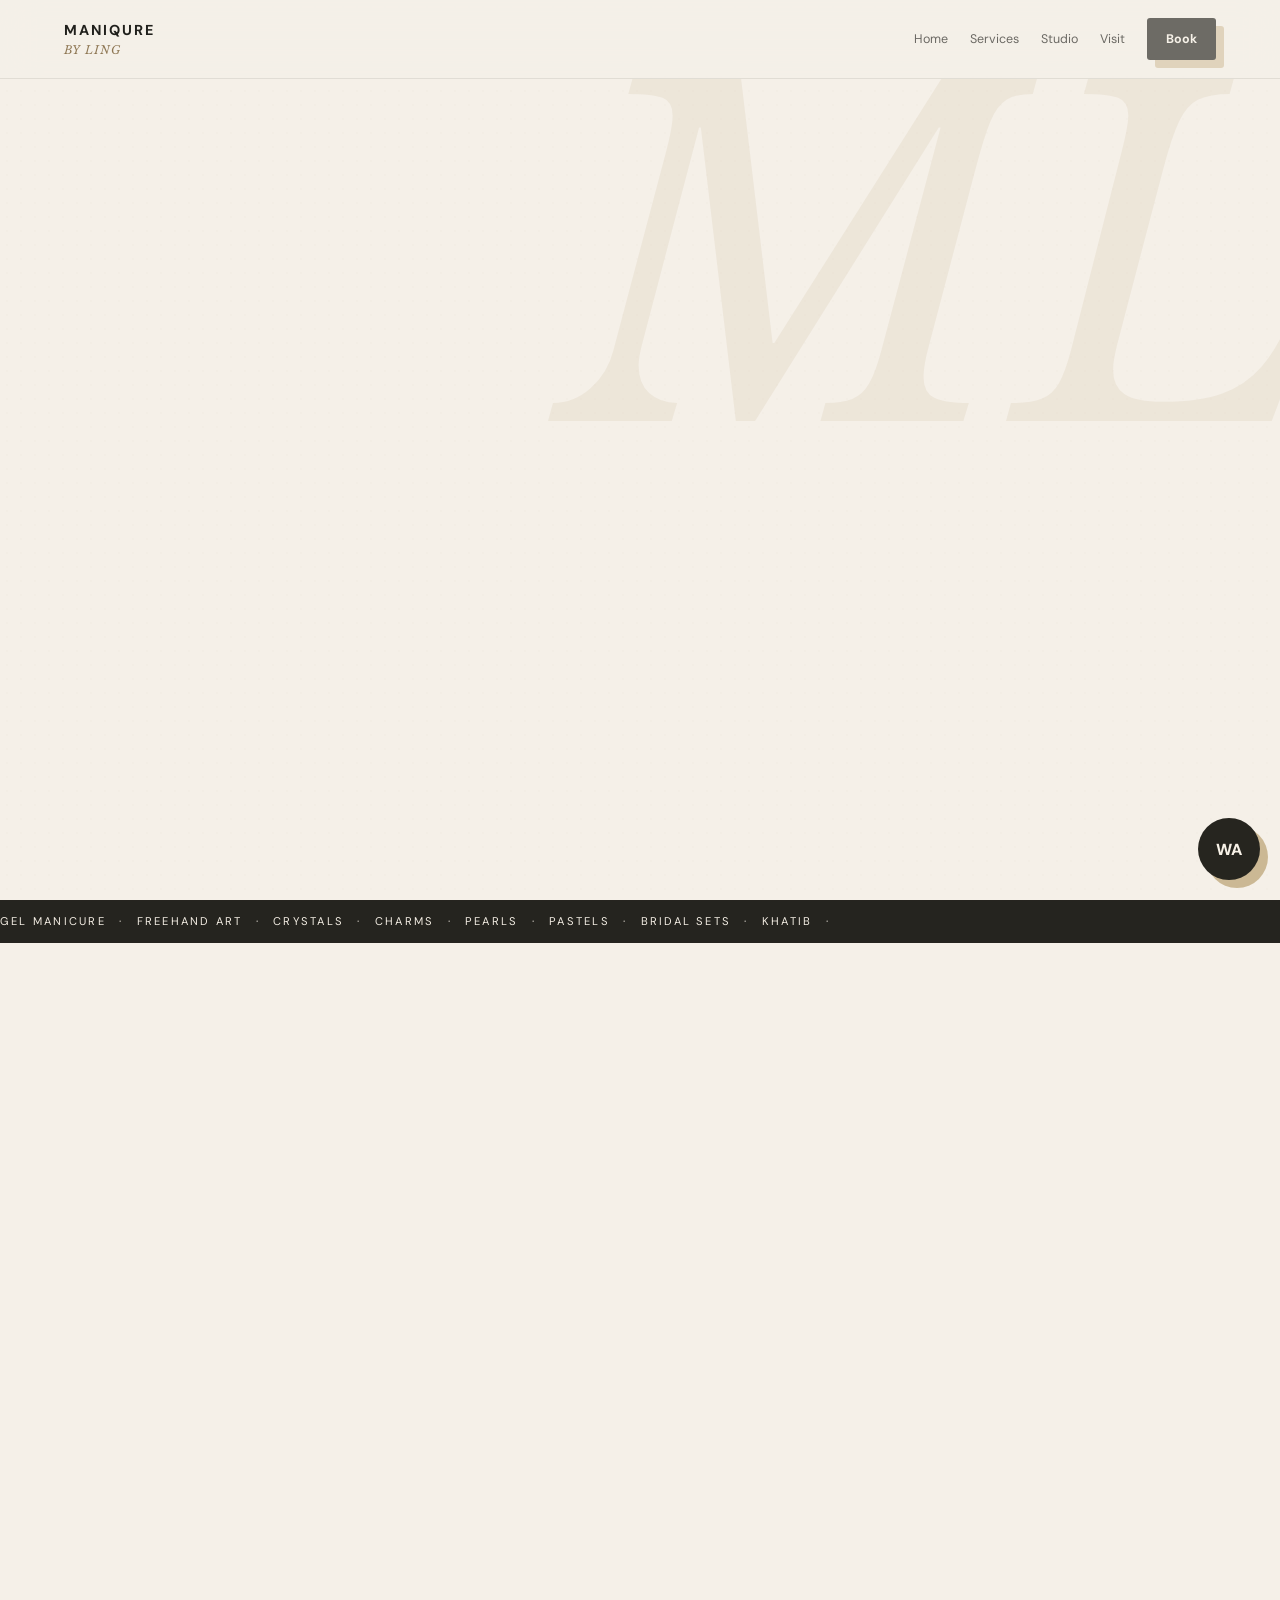
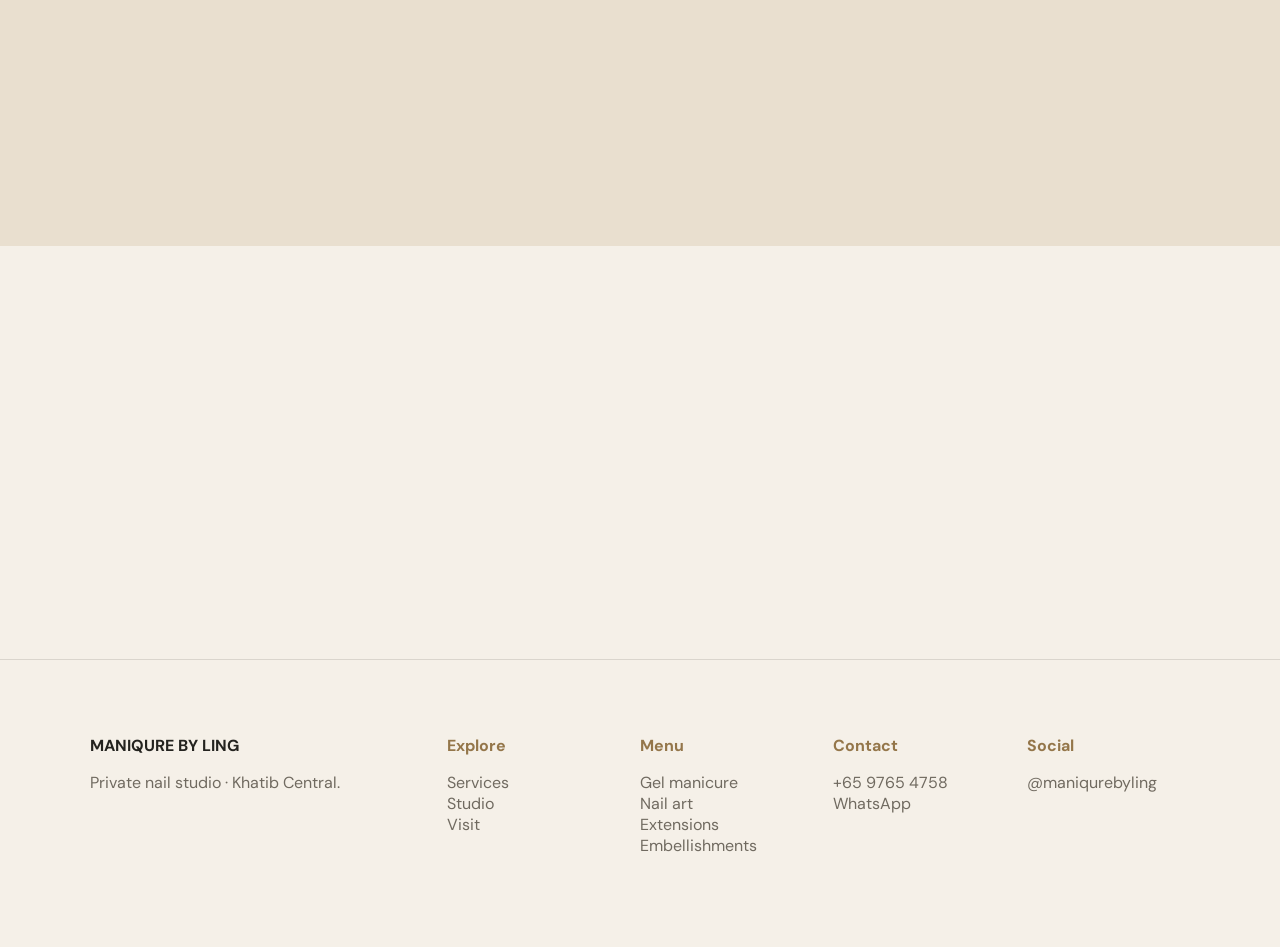
<file: index.html>
<!doctype html><html lang="en"><head><meta charset="utf-8"><meta name="viewport" content="width=device-width,initial-scale=1"><meta name="description" content="Maniqure By Ling — private nail studio in Khatib Central, Singapore, specialising in gel manicures, nail art and embellishments."><title>Maniqure By Ling | Private Nail Atelier</title><link rel="stylesheet" href="style.css"></head><body><div id="loader"><div class="loader-mark"><strong>MANIQURE BY LING</strong><span>PRIVATE NAIL ATELIER · KHATIB</span></div></div><header><a class="logo" href="index.html">MANIQURE <span>BY LING</span></a><nav><a href="index.html">Home</a><a href="services.html">Services</a><a href="experience.html">Studio</a><a href="contact.html">Visit</a><a class="cta" href="https://wa.me/6597654758?text=Hi%20Maniqure%20By%20Ling%2C%20I%27d%20like%20to%20book.">Book</a></nav></header><main><section class="hero"><div class="reveal"><p class="eyebrow">YISHUN · KHATIB CENTRAL · SINGAPORE</p><h1>Made for<br><em>your hands.</em></h1><p class="lead">A private nail room where gel colour becomes the canvas for pastel polish, freehand art, bridal details and tiny crystals, charms, stones, studs and pearls.</p><div class="actions"><a class="btn" href="https://wa.me/6597654758?text=Hi%20Maniqure%20By%20Ling%2C%20I%27d%20like%20to%20book.">WhatsApp to book ↗</a><a href="services.html">Explore the menu ↓</a></div></div><div class="hero-art tilt reveal"><div class="seal"><strong>ML</strong>NAIL<br>ATELIER</div></div></section><div class="ticker"><div>GEL MANICURE　·　FREEHAND ART　·　CRYSTALS　·　CHARMS　·　PEARLS　·　PASTELS　·　BRIDAL SETS　·　KHATIB　·　</div></div><section class="section"><div class="section-head reveal"><p class="eyebrow">THE SIGNATURES</p><h2>Colour, texture<br><em>and character.</em></h2><p class="lead">A private Khatib nail studio with a wide range of nail art and embellishment choices.</p></div><div class="grid"><article class="card reveal tilt"><span class="num">01 / GEL</span><h3>Classic gel</h3><p>Shape, cuticle care, buffing and a polished gel colour finish. Historical public menus have listed classic gel from S$35–45; confirm the current price.</p><span class="tag">Polished</span><span class="tag">Everyday</span></article><article class="card reveal tilt"><span class="num">02 / ART</span><h3>Freehand stories</h3><p>Playful characters, bridal details, cute motifs and reference-led designs give each set its own personality.</p><span class="tag">Custom</span><span class="tag">Bridal</span></article><article class="card reveal tilt"><span class="num">03 / BLING</span><h3>Little jewels</h3><p>Crystals, stones, studs and pearls can be layered into your design for texture and dimension.</p><span class="tag">Crystals</span><span class="tag">Pearls</span></article></div></section><section class="section dark"><div class="two"><div class="statement reveal">A private room.<br><em>A personal ritual.</em></div><div class="copy reveal"><p>Maniqure By Ling is a Singapore sole-proprietorship registered for manicure and pedicure services at 844 Yishun Street 81, #05-182, Khatib Central.</p><p>The studio is appointment-led. Send your date, service and reference first so the design and practical access details can be confirmed.</p><a class="btn" href="experience.html">See the studio experience ↗</a></div></div></section><section class="section alt"><div class="section-head reveal"><p class="eyebrow">CHOOSE YOUR MOOD</p><h2>Quiet.<br>Playful.<br><em>Extra.</em></h2></div><div class="grid"><article class="card reveal"><span class="num">QUIET</span><h3>Soft editorial</h3><p>Milky bases, restrained accents, French lines and subtle shine.</p></article><article class="card reveal"><span class="num">PLAYFUL</span><h3>Cute & character</h3><p>Pastels, tiny illustrations and reference-led artwork.</p></article><article class="card reveal"><span class="num">EXTRA</span><h3>Jewelled detail</h3><p>Crystals, charms, pearls and studs for a dimensional statement.</p></article></div></section><section class="section"><div class="two"><div class="reveal"><p class="eyebrow">YOUR BRIEF</p><h2>Send the<br><em>reference.</em></h2></div><div class="copy reveal"><p>For the smoothest booking, include your preferred date/time, service, nail shape or length and a screenshot or mood board if you have one.</p><a class="btn" href="https://wa.me/6597654758?text=Hi%20Maniqure%20By%20Ling%2C%20I%27d%20like%20to%20book.%0AService%3A%20%0APreferred%20date%2Ftime%3A%20%0AReference%3A%20">Start your booking ↗</a></div></div></section></main><footer><div><strong>MANIQURE BY LING</strong><p>Private nail studio · Khatib Central.</p></div><div><h4>Explore</h4><p><a href="services.html">Services</a><br><a href="experience.html">Studio</a><br><a href="contact.html">Visit</a></p></div><div><h4>Menu</h4><p>Gel manicure<br>Nail art<br>Extensions<br>Embellishments</p></div><div><h4>Contact</h4><p><a href="tel:+6597654758">+65 9765 4758</a><br><a href="https://wa.me/6597654758">WhatsApp</a></p></div><div><h4>Social</h4><p><a href="https://instagram.com/maniqurebyling">@maniqurebyling</a></p></div></footer><a class="float" href="https://wa.me/6597654758">WA</a><script src="site.js"></script></body></html>
</file>
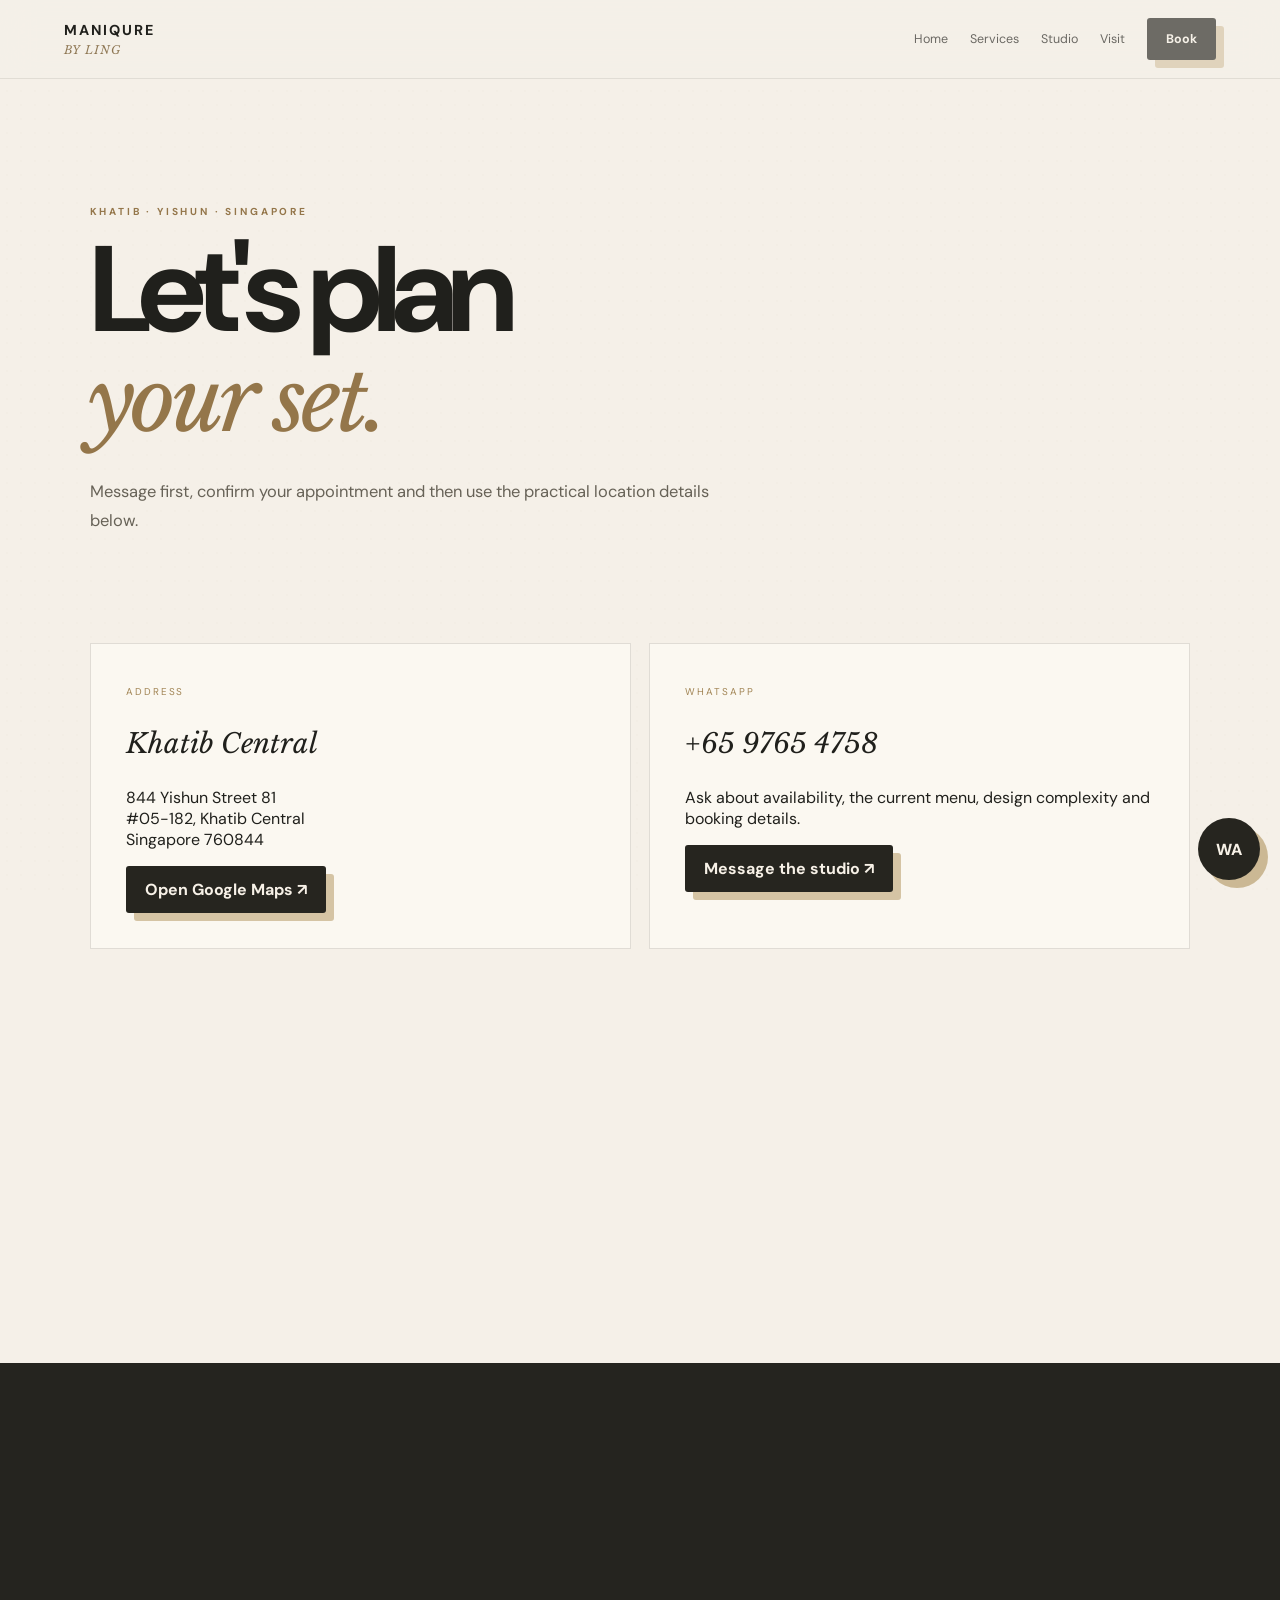
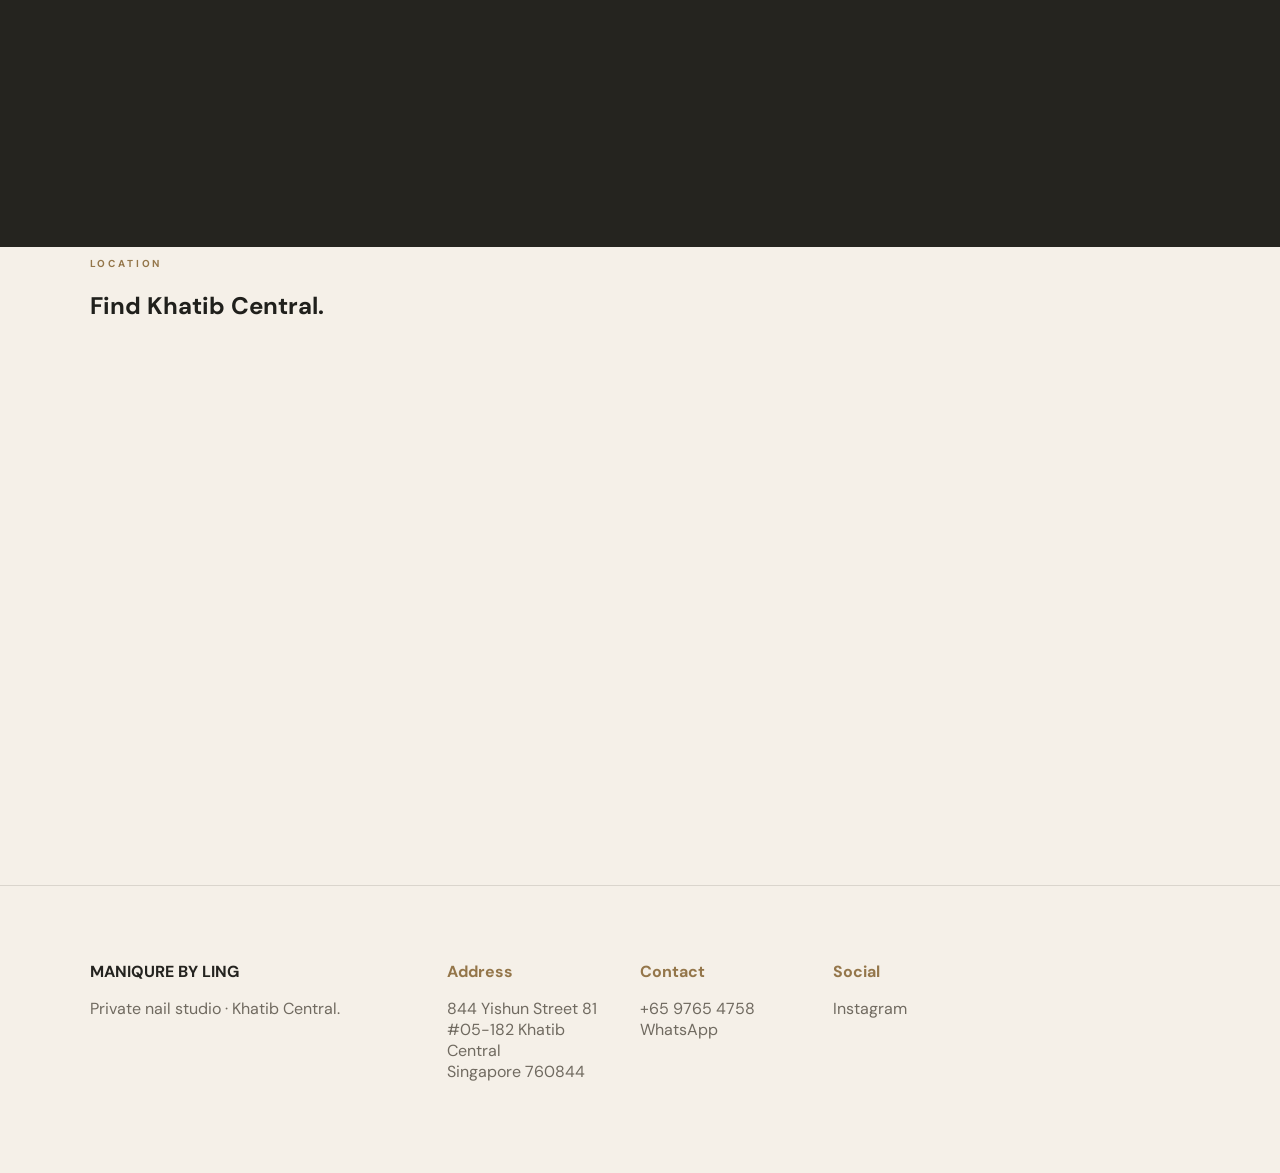
<file: contact.html>
<!doctype html><html lang="en"><head><meta charset="utf-8"><meta name="viewport" content="width=device-width,initial-scale=1"><meta name="description" content="Visit Maniqure By Ling at Khatib Central, Singapore."><title>Visit | Maniqure By Ling</title><link rel="stylesheet" href="style.css"></head><body><div id="loader"><div class="loader-mark"><strong>MANIQURE BY LING</strong><span>KHATIB CENTRAL · VISIT</span></div></div><header><a class="logo" href="index.html">MANIQURE <span>BY LING</span></a><nav><a href="index.html">Home</a><a href="services.html">Services</a><a href="experience.html">Studio</a><a href="contact.html">Visit</a><a class="cta" href="https://wa.me/6597654758?text=Hi%20Maniqure%20By%20Ling%2C%20I%27d%20like%20to%20book.">Book</a></nav></header><main class="page"><div class="page-hero"><p class="eyebrow">KHATIB · YISHUN · SINGAPORE</p><h1>Let's plan<br><em>your set.</em></h1><p class="lead">Message first, confirm your appointment and then use the practical location details below.</p></div><div class="contact-grid"><article class="contact-card reveal"><span class="num">ADDRESS</span><h3>Khatib Central</h3><p>844 Yishun Street 81<br>#05-182, Khatib Central<br>Singapore 760844</p><a class="btn" href="https://www.google.com/maps/search/?api=1&query=844%20Yishun%20Street%2081%20Singapore%20760844">Open Google Maps ↗</a></article><article class="contact-card reveal"><span class="num">WHATSAPP</span><h3>+65 9765 4758</h3><p>Ask about availability, the current menu, design complexity and booking details.</p><a class="btn" href="https://wa.me/6597654758?text=Hi%20Maniqure%20By%20Ling%2C%20I%27d%20like%20to%20book%20an%20appointment.">Message the studio ↗</a></article><article class="contact-card reveal"><span class="num">HOURS</span><h3>Current public listing</h3><p>Mon–Fri · 9:30 AM–8:00 PM<br>Sat–Sun · 9:30 AM–5:00 PM</p><p>Hours can change; your confirmed appointment should take priority.</p></article><article class="contact-card reveal"><span class="num">INSTAGRAM</span><h3>@maniqurebyling</h3><p>Browse the public profile for current design references and promotions.</p><a class="btn" href="https://instagram.com/maniqurebyling">View Instagram ↗</a></article></div><section class="section dark"><div class="two"><div class="statement reveal">Your date.<br>Your colour.<br><em>Your reference.</em></div><div class="copy reveal"><p>For a smooth enquiry, send your preferred date/time, service, nail shape or length and a design reference if you have one.</p><a class="btn" href="https://wa.me/6597654758?text=Hi%20Maniqure%20By%20Ling%2C%20I%27d%20like%20to%20book.%0AService%3A%20%0ADate%2Ftime%3A%20%0ANail%20shape%3A%20%0AReference%3A%20">Start booking ↗</a></div></div></section><section class="map"><p class="eyebrow">LOCATION</p><h2>Find Khatib Central.</h2><iframe title="Maniqure By Ling Khatib Central map" src="https://www.google.com/maps?q=844%20Yishun%20Street%2081%20Singapore%20760844&output=embed" loading="lazy" allowfullscreen></iframe></section></main><footer><div><strong>MANIQURE BY LING</strong><p>Private nail studio · Khatib Central.</p></div><div><h4>Address</h4><p>844 Yishun Street 81<br>#05-182 Khatib Central<br>Singapore 760844</p></div><div><h4>Contact</h4><p><a href="tel:+6597654758">+65 9765 4758</a><br><a href="https://wa.me/6597654758">WhatsApp</a></p></div><div><h4>Social</h4><p><a href="https://instagram.com/maniqurebyling">Instagram</a></p></div></footer><a class="float" href="https://wa.me/6597654758">WA</a><script src="site.js"></script></body></html>
</file>
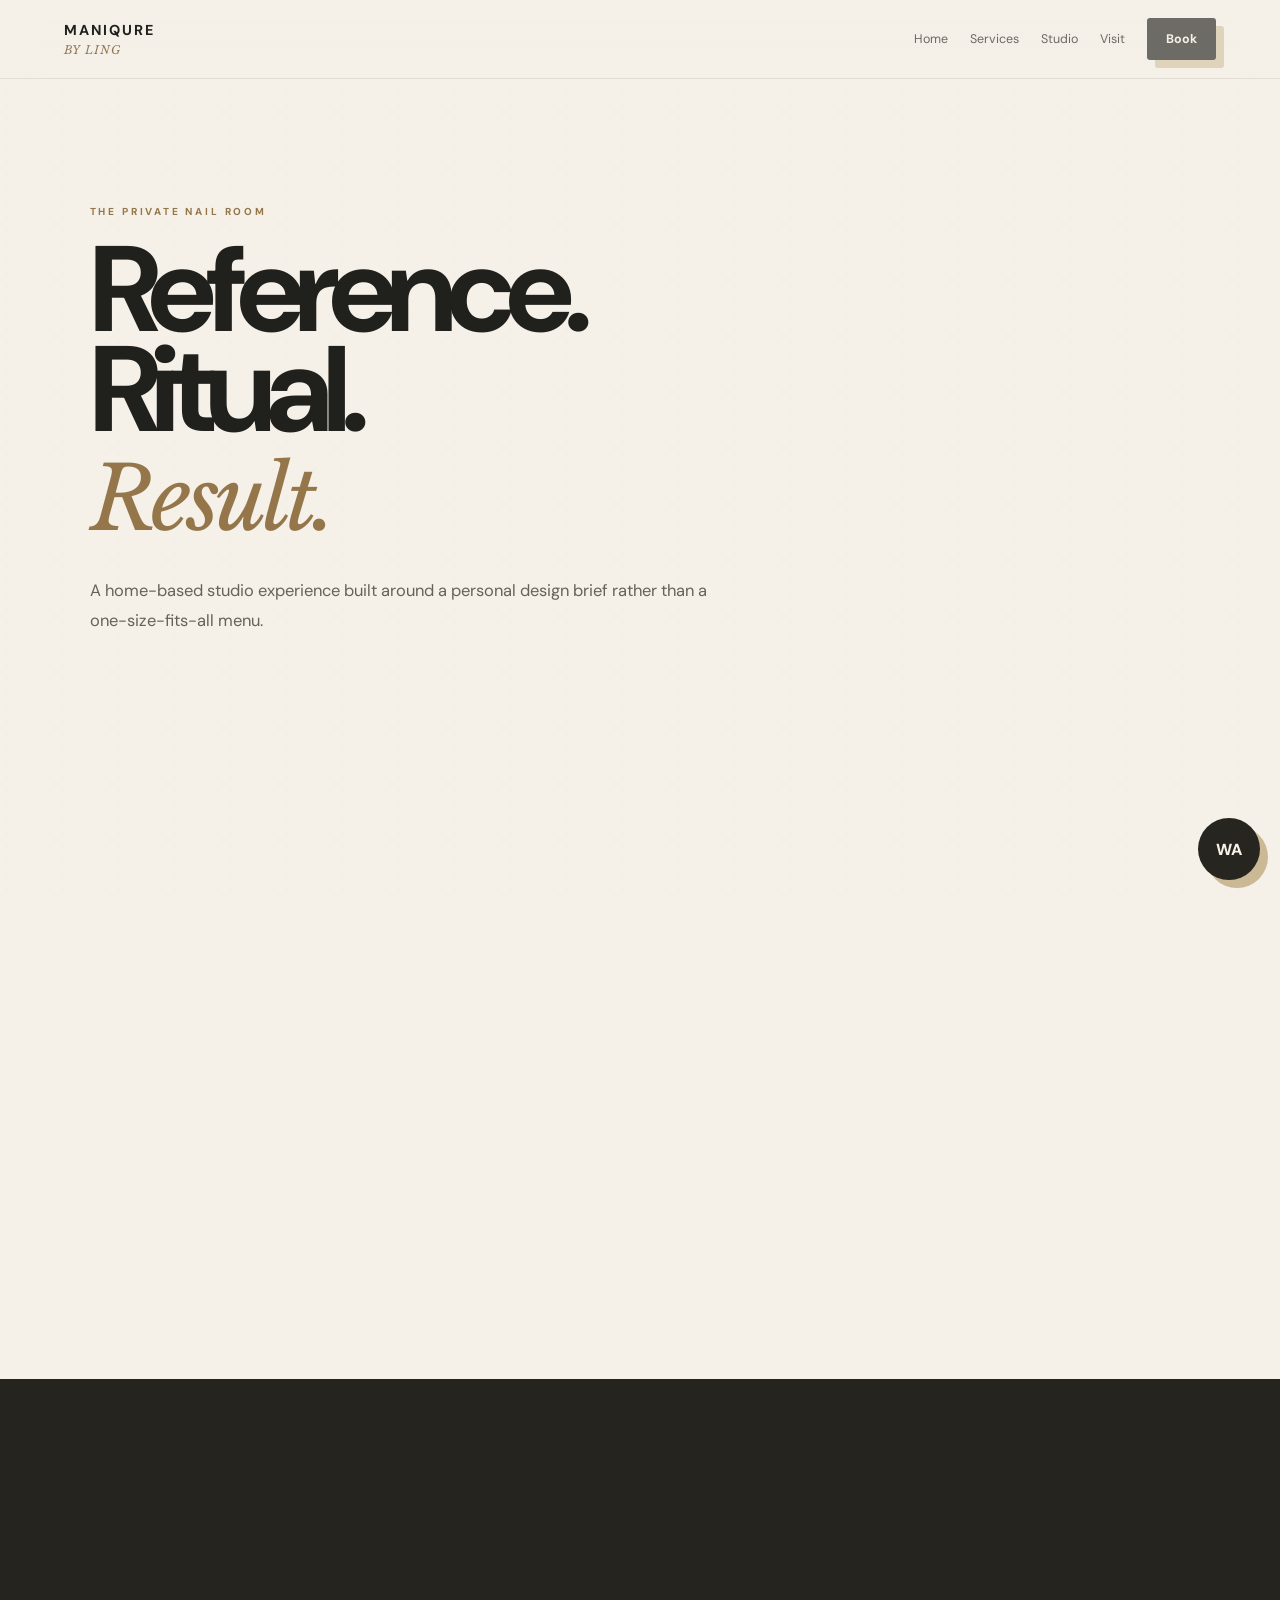
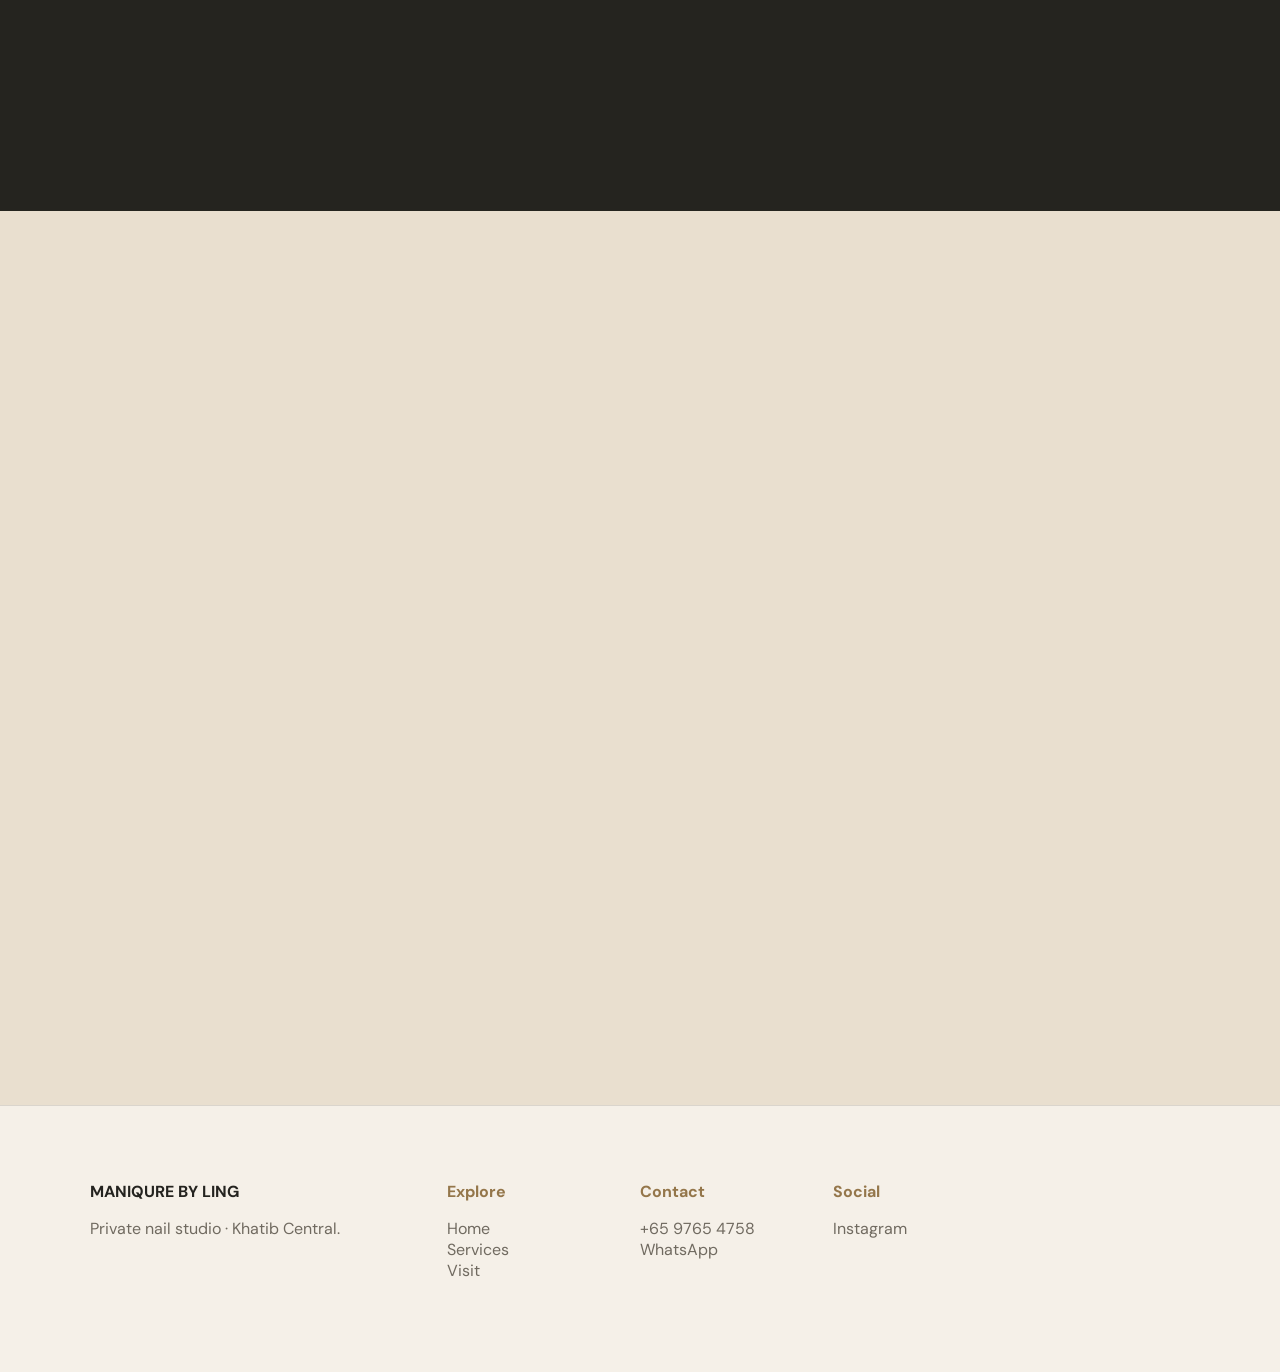
<file: experience.html>
<!doctype html><html lang="en"><head><meta charset="utf-8"><meta name="viewport" content="width=device-width,initial-scale=1"><meta name="description" content="The private nail-room experience at Maniqure By Ling in Khatib Central."><title>Studio | Maniqure By Ling</title><link rel="stylesheet" href="style.css"></head><body><div id="loader"><div class="loader-mark"><strong>MANIQURE BY LING</strong><span>THE PRIVATE ROOM</span></div></div><header><a class="logo" href="index.html">MANIQURE <span>BY LING</span></a><nav><a href="index.html">Home</a><a href="services.html">Services</a><a href="experience.html">Studio</a><a href="contact.html">Visit</a><a class="cta" href="https://wa.me/6597654758">Book</a></nav></header><main class="page"><div class="page-hero"><p class="eyebrow">THE PRIVATE NAIL ROOM</p><h1>Reference.<br>Ritual.<br><em>Result.</em></h1><p class="lead">A home-based studio experience built around a personal design brief rather than a one-size-fits-all menu.</p></div><section><div class="feature-grid"><article class="feature reveal"><span class="num">01 / BEFORE</span><h3>Send the mood</h3><p>Share your reference, preferred date and service on WhatsApp. Screenshots make colour, shape and complexity much easier to discuss.</p></article><article class="feature reveal"><span class="num">02 / ARRIVE</span><h3>Private setting</h3><p>The business is registered at 844 Yishun Street 81, #05-182, Khatib Central. Confirm access instructions with the studio before travelling.</p></article><article class="feature reveal"><span class="num">03 / DESIGN</span><h3>Build the set</h3><p>Start with your base colour, then choose whether the finish stays minimal or grows into freehand art, crystals, pearls, studs and charms.</p></article><article class="feature reveal"><span class="num">04 / FINISH</span><h3>Leave polished</h3><p>Allow enough time for detailed designs. For complex references, confirm feasibility and timing before the appointment.</p></article></div></section><section class="section dark"><div class="two"><div class="statement reveal">Small room.<br><em>Big brief.</em></div><div class="copy reveal"><p>Maniqure By Ling has been featured publicly for pastel gel manicures, bridal-worthy nail designs, freehand character work and embellishments. The private format makes a reference-led appointment feel more personal.</p><div><span class="tag">Pastels</span><span class="tag">French</span><span class="tag">Bridal</span><span class="tag">Characters</span><span class="tag">Crystals</span><span class="tag">Pearls</span></div></div></div></section><section class="section alt"><div class="section-head reveal"><p class="eyebrow">GOOD TO KNOW</p><h2>Come with an idea.<br><em>Leave with a set.</em></h2></div><div class="grid"><article class="card reveal"><span class="num">BOOKING</span><h3>WhatsApp first</h3><p>+65 9765 4758 is the published contact number. Send your service, preferred time and reference.</p></article><article class="card reveal"><span class="num">LOCATION</span><h3>Khatib Central</h3><p>844 Yishun Street 81, #05-182, Singapore 760844.</p></article><article class="card reveal"><span class="num">HOURS</span><h3>Check your slot</h3><p>Public directory listings currently show Mon–Fri 9:30AM–8PM and Sat–Sun 9:30AM–5PM. Confirm before travelling.</p></article></div></section></main><footer><div><strong>MANIQURE BY LING</strong><p>Private nail studio · Khatib Central.</p></div><div><h4>Explore</h4><p><a href="index.html">Home</a><br><a href="services.html">Services</a><br><a href="contact.html">Visit</a></p></div><div><h4>Contact</h4><p><a href="tel:+6597654758">+65 9765 4758</a><br><a href="https://wa.me/6597654758">WhatsApp</a></p></div><div><h4>Social</h4><p><a href="https://instagram.com/maniqurebyling">Instagram</a></p></div></footer><a class="float" href="https://wa.me/6597654758">WA</a><script src="site.js"></script></body></html>
</file>
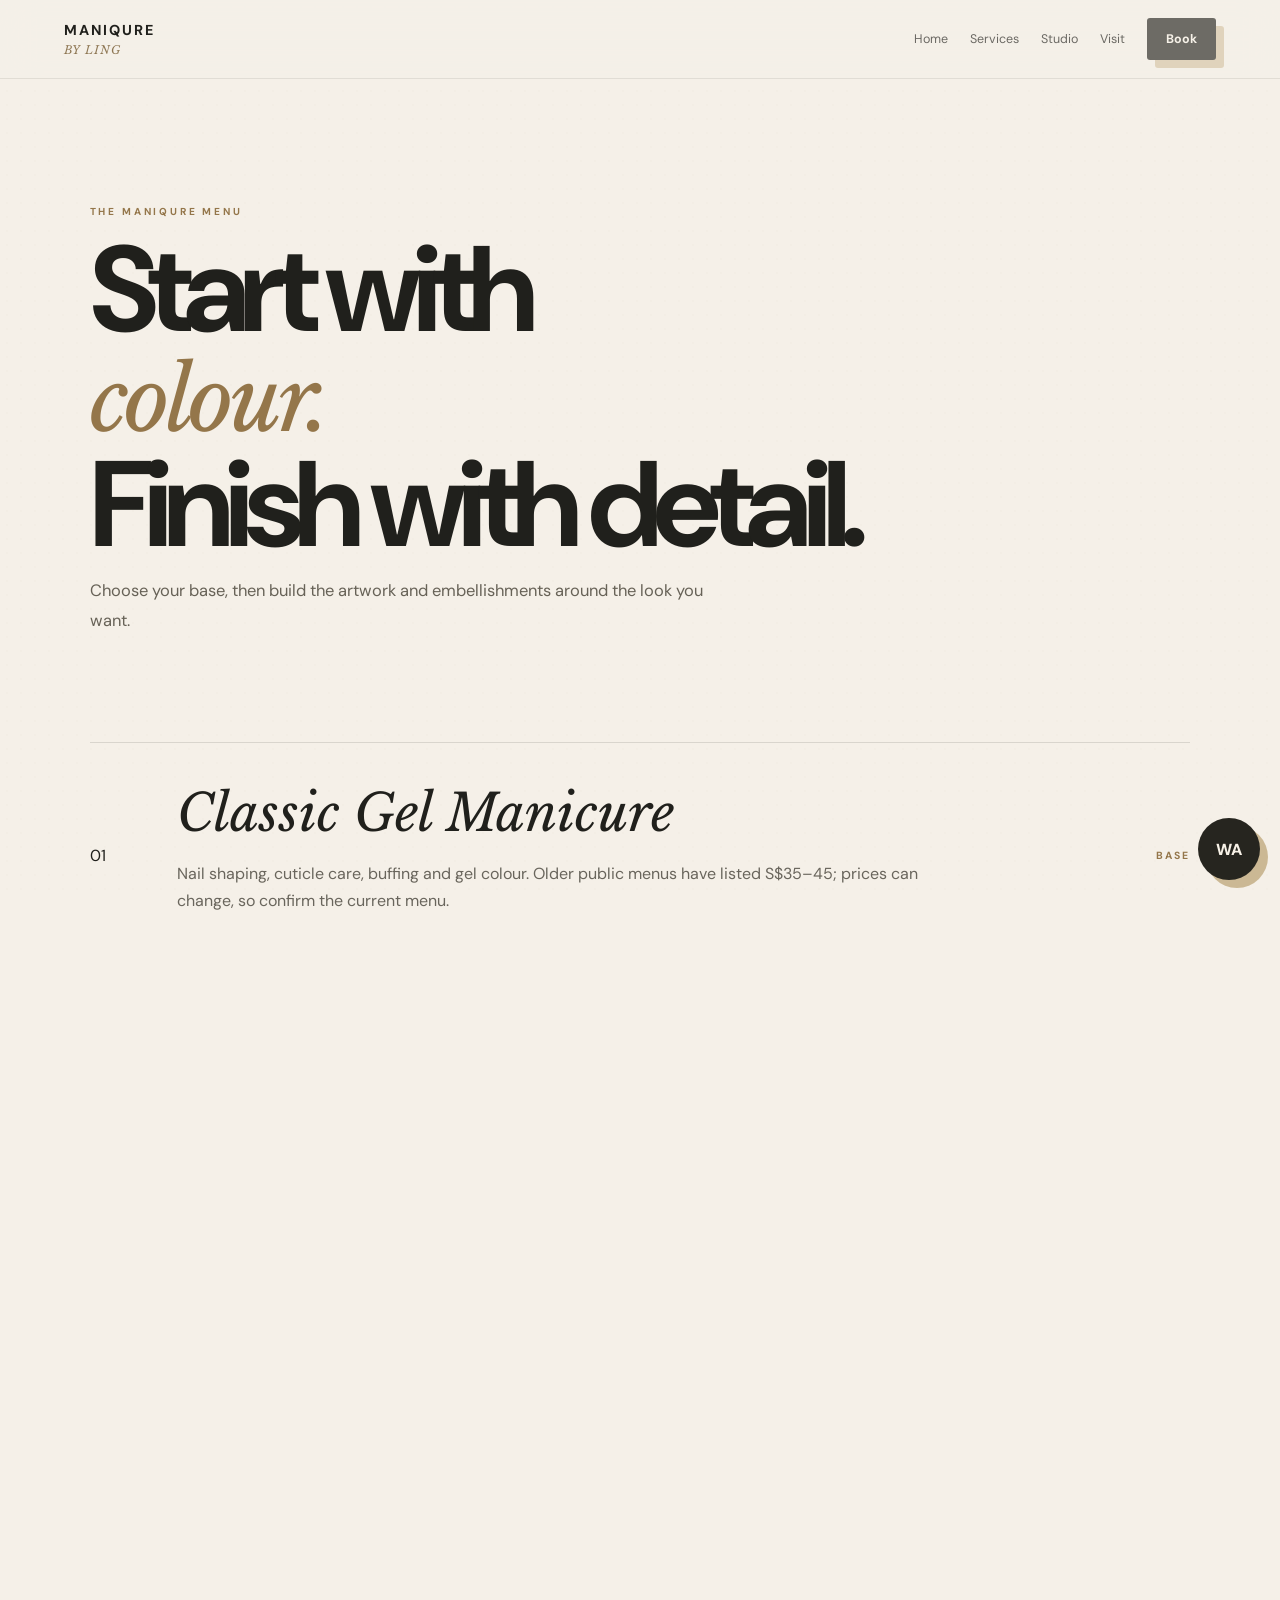
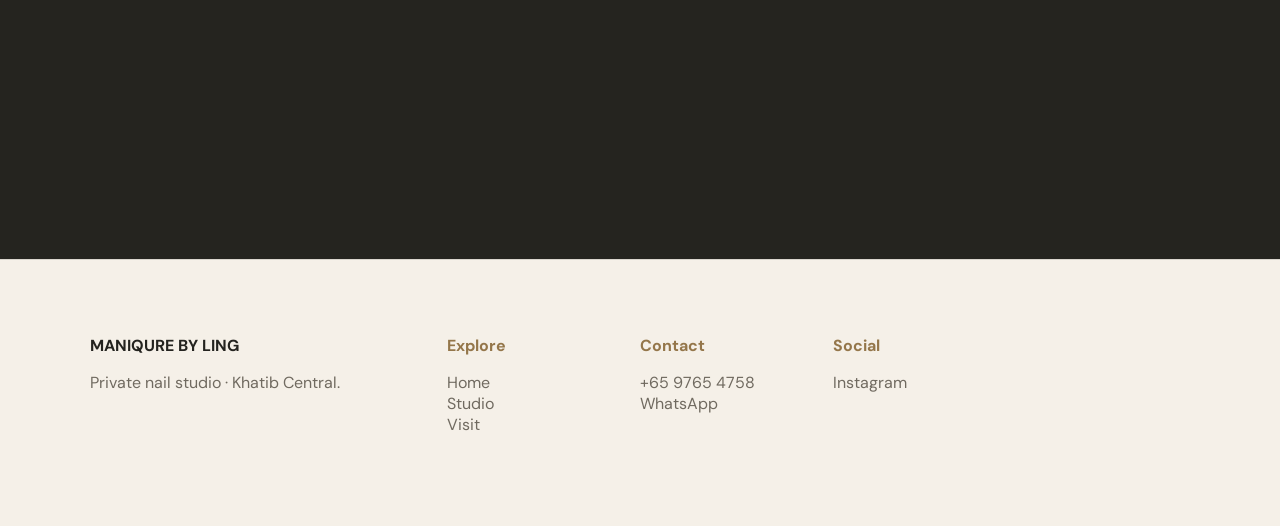
<file: services.html>
<!doctype html><html lang="en"><head><meta charset="utf-8"><meta name="viewport" content="width=device-width,initial-scale=1"><meta name="description" content="Maniqure By Ling service menu in Khatib Central, Singapore."><title>Services | Maniqure By Ling</title><link rel="stylesheet" href="style.css"></head><body><div id="loader"><div class="loader-mark"><strong>MANIQURE BY LING</strong><span>THE MENU</span></div></div><header><a class="logo" href="index.html">MANIQURE <span>BY LING</span></a><nav><a href="index.html">Home</a><a href="services.html">Services</a><a href="experience.html">Studio</a><a href="contact.html">Visit</a><a class="cta" href="https://wa.me/6597654758?text=Hi%20Maniqure%20By%20Ling%2C%20I%27d%20like%20to%20book.">Book</a></nav></header><main class="page"><div class="page-hero"><p class="eyebrow">THE MANIQURE MENU</p><h1>Start with<br><em>colour.</em><br>Finish with detail.</h1><p class="lead">Choose your base, then build the artwork and embellishments around the look you want.</p></div><div class="service-list"><article class="service-row reveal"><span>01</span><div><h2>Classic Gel Manicure</h2><p>Nail shaping, cuticle care, buffing and gel colour. Older public menus have listed S$35–45; prices can change, so confirm the current menu.</p></div><b>BASE</b></article><article class="service-row reveal"><span>02</span><div><h2>Freehand Nail Art</h2><p>Custom motifs, character work, cute designs, French details and more. Send a reference before booking for complexity planning.</p></div><b>ART</b></article><article class="service-row reveal"><span>03</span><div><h2>Extensions</h2><p>Extension services have been publicly associated with the studio. Confirm the current system, length, removal and availability directly.</p></div><b>LENGTH</b></article><article class="service-row reveal"><span>04</span><div><h2>Crystals & Charms</h2><p>Add crystals, stones, studs, pearls and charms for texture and dimension. Historical listings have mentioned small per-piece embellishment pricing.</p></div><b>DETAIL</b></article><article class="service-row reveal"><span>05</span><div><h2>Pastel Colour Sets</h2><p>Soft pinks, lilacs, milky neutrals and other colour-led gel combinations suit a clean everyday finish.</p></div><b>COLOUR</b></article><article class="service-row reveal"><span>06</span><div><h2>Bridal & Occasion Sets</h2><p>Plan the nail shape, palette, outfit and reference artwork ahead of the appointment for weddings and special occasions.</p></div><b>EVENT</b></article></div><section class="section alt"><div class="section-head reveal"><p class="eyebrow">THE DESIGN SCALE</p><h2>One colour.<br><em>Many directions.</em></h2></div><div class="grid"><article class="card reveal"><span class="num">01 / QUIET</span><h3>Polished</h3><p>One colour, clean lines, micro accents and a refined finish.</p></article><article class="card reveal"><span class="num">02 / PLAYFUL</span><h3>Illustrated</h3><p>Characters, motifs and tiny hand-drawn details built around your reference.</p></article><article class="card reveal"><span class="num">03 / EXTRA</span><h3>Jewelled</h3><p>Crystals, pearls, studs and charms layered into a statement set.</p></article></div></section><section class="section dark"><div class="two"><div class="statement reveal">Bring the<br><em>reference.</em></div><div class="copy reveal"><p>Send your screenshot or mood board on WhatsApp before booking. Include your preferred date/time and whether you need gel, art, extensions or embellishments.</p><a class="btn" href="https://wa.me/6597654758?text=Hi%20Maniqure%20By%20Ling%2C%20I%20have%20a%20design%20reference.%20Can%20we%20discuss%20the%20set%3F">Send a reference ↗</a></div></div></section></main><footer><div><strong>MANIQURE BY LING</strong><p>Private nail studio · Khatib Central.</p></div><div><h4>Explore</h4><p><a href="index.html">Home</a><br><a href="experience.html">Studio</a><br><a href="contact.html">Visit</a></p></div><div><h4>Contact</h4><p><a href="tel:+6597654758">+65 9765 4758</a><br><a href="https://wa.me/6597654758">WhatsApp</a></p></div><div><h4>Social</h4><p><a href="https://instagram.com/maniqurebyling">Instagram</a></p></div></footer><a class="float" href="https://wa.me/6597654758">WA</a><script src="site.js"></script></body></html>
</file>
<file: style.css>
@import url('https://fonts.googleapis.com/css2?family=DM+Sans:wght@400;500;700&family=Libre+Baskerville:ital,wght@0,400;1,400&display=swap');*{box-sizing:border-box}html{scroll-behavior:smooth}body{margin:0;background:#f5f0e8;color:#20201c;font-family:'DM Sans',sans-serif;overflow-x:hidden}body:before{content:'';position:fixed;inset:0;pointer-events:none;opacity:.16;background-image:radial-gradient(#302d2415 1px,transparent 1px);background-size:14px 14px;z-index:-1}a{color:inherit;text-decoration:none}header{position:fixed;z-index:50;inset:0 0 auto;padding:18px 5vw;display:flex;align-items:center;justify-content:space-between;background:#f5f0e8e8;backdrop-filter:blur(18px);border-bottom:1px solid #28251d18}.logo{font-weight:700;letter-spacing:.14em;font-size:.9rem}.logo span{display:block;font:italic .72rem 'Libre Baskerville';letter-spacing:.08em;color:#8d7652;margin-top:4px}nav{display:flex;align-items:center;gap:22px;font-size:.78rem}nav a{opacity:.65;transition:.25s}nav a:hover{opacity:1;color:#8b7047}.cta,.btn{display:inline-flex;align-items:center;justify-content:center;padding:13px 19px;border-radius:3px;background:#26251f;color:#f7f1e7;font-weight:700;transition:.35s;box-shadow:8px 8px 0 #d5c4a4}.cta:hover,.btn:hover{transform:translate(-3px,-3px);box-shadow:12px 12px 0 #b79c70}.hero{min-height:100svh;padding:145px 7vw 80px;display:grid;grid-template-columns:1fr .85fr;align-items:center;gap:7vw;position:relative;overflow:hidden}.hero:before{content:'ML';position:absolute;right:-4vw;top:12vh;font:italic 35vw 'Libre Baskerville';color:#dfd2bc55;line-height:.7;z-index:-1}.eyebrow{font-size:.63rem;letter-spacing:.28em;text-transform:uppercase;color:#94764a;font-weight:700}.hero h1,h1{font-size:clamp(4rem,9.5vw,9.5rem);line-height:.82;letter-spacing:-.075em;margin:22px 0}.hero h1 em,h1 em,h2 em{font:italic .72em 'Libre Baskerville';letter-spacing:-.05em;color:#94764a}.lead{max-width:650px;color:#676257;line-height:1.8;font-size:1.03rem}.actions{display:flex;gap:18px;align-items:center;flex-wrap:wrap;margin-top:32px}.hero-art{position:relative;aspect-ratio:1;border:1px solid #9b825855;border-radius:50%;display:grid;place-items:center;background:radial-gradient(circle at 50% 48%,#fffdf7 0 16%,transparent 16.5%),radial-gradient(circle,#d8c8ac66 0 1px,transparent 1px);background-size:auto,18px 18px;box-shadow:inset 0 0 90px #b59b7220,0 30px 90px #4a40231a;animation:orbit 14s linear infinite}.hero-art:before,.hero-art:after{content:'';position:absolute;border:1px solid #9b825855;border-radius:50%}.hero-art:before{inset:12%;transform:rotate(35deg)}.hero-art:after{inset:25%;transform:rotate(-35deg)}.seal{width:105px;height:105px;border:1px solid #92734a;border-radius:50%;display:grid;place-items:center;text-align:center;font-size:.55rem;letter-spacing:.15em;background:#f5f0e8;z-index:2}.seal strong{font:italic 2rem 'Libre Baskerville';display:block}.ticker{overflow:hidden;border-block:1px solid #29271f18;background:#25241f;color:#f3ede3;padding:13px 0}.ticker div{white-space:nowrap;animation:marquee 24s linear infinite;font-size:.7rem;letter-spacing:.2em}.section{padding:125px 7vw}.section.alt{background:#e9dfcf}.section.dark{background:#25241f;color:#f4eee4}.section-head{max-width:900px;margin-bottom:52px}.section-head h2{font-size:clamp(3rem,7vw,7rem);line-height:.86;letter-spacing:-.07em;margin:16px 0}.grid{display:grid;grid-template-columns:repeat(3,1fr);gap:18px}.card{min-height:390px;padding:30px;border:1px solid #2d2a211c;background:#fbf8f1;position:relative;overflow:hidden;transition:.5s}.card:before{content:'';position:absolute;width:210px;height:210px;border-radius:50%;border:1px solid #b79c7060;right:-80px;top:-80px}.card:hover{transform:translateY(-10px) rotate(.5deg);box-shadow:18px 22px 0 #d8c7aa}.card h3{font:italic 2rem 'Libre Baskerville';margin-top:120px}.card p,.copy p,.info p{color:#6c685f;line-height:1.75}.dark .card{background:#302f29;color:#f4eee4;border-color:#fff2}.dark .card p{color:#bdb5a8}.num{font-size:.62rem;letter-spacing:.2em;color:#a18454}.tag{display:inline-block;padding:7px 10px;border:1px solid currentColor;margin:4px;border-radius:99px;font-size:.68rem}.two{display:grid;grid-template-columns:1fr 1fr;gap:8vw;align-items:center}.statement{font-size:clamp(2.5rem,6vw,6.5rem);line-height:.9;letter-spacing:-.06em}.statement em{font:italic 1em 'Libre Baskerville';color:#c9aa78}.page{padding-top:130px}.page-hero{padding:65px 7vw 90px;max-width:1150px}.service-list{padding:0 7vw 80px}.service-row{display:grid;grid-template-columns:65px 1fr auto;gap:22px;align-items:center;padding:38px 0;border-top:1px solid #2b281f22;position:relative}.service-row:after{content:'';position:absolute;left:0;right:0;bottom:-1px;height:1px;background:#94764a;transform:scaleX(0);transform-origin:left;transition:.45s}.service-row:hover:after{transform:scaleX(1)}.service-row h2{font:italic clamp(1.9rem,4vw,3.8rem) 'Libre Baskerville';margin:0}.service-row p{max-width:750px;color:#69655c;line-height:1.65}.service-row b{font-size:.65rem;letter-spacing:.2em;color:#94764a}.feature-grid,.contact-grid{padding:0 7vw 100px;display:grid;grid-template-columns:repeat(2,1fr);gap:18px}.feature,.contact-card{padding:35px;border:1px solid #2c291f22;background:#fbf8f1;min-height:220px}.feature h3,.contact-card h3{font:italic 1.7rem 'Libre Baskerville'}.map{padding:0 7vw 110px}.map iframe{width:100%;height:430px;border:0;filter:sepia(.2) contrast(.95)}footer{padding:75px 7vw;border-top:1px solid #2c291f22;display:grid;grid-template-columns:2fr repeat(4,1fr);gap:30px;color:#706a60}footer strong{color:#24231f}footer h4{color:#94764a;margin:0 0 12px}.float{position:fixed;z-index:55;right:20px;bottom:20px;width:62px;height:62px;border-radius:50%;display:grid;place-items:center;background:#26251f;color:#f7f1e7;font-weight:800;box-shadow:8px 8px 0 #cbb894}.reveal{opacity:0;transform:translateY(48px);transition:.85s cubic-bezier(.2,.75,.2,1)}.reveal.visible{opacity:1;transform:none}.reveal.exit{opacity:0;transform:translateY(-30px)}#loader{position:fixed;z-index:100;inset:0;background:#f5f0e8;display:grid;place-items:center;transition:.8s}.loader-mark{text-align:center}.loader-mark strong{font:italic 1.8rem 'Libre Baskerville'}.loader-mark span{display:block;margin-top:10px;font-size:.6rem;letter-spacing:.25em;color:#94764a}.is-hidden{opacity:0;visibility:hidden}.progress{position:fixed;z-index:90;top:0;left:0;height:2px;width:0;background:#94764a}@keyframes orbit{50%{transform:rotate(4deg) scale(1.025)}}@keyframes marquee{to{transform:translateX(-50%)}}@media(max-width:850px){nav{display:none}.hero{grid-template-columns:1fr;padding:125px 22px 70px}.hero-art{width:78vw;margin:15px auto}.section{padding:90px 22px}.grid,.feature-grid,.contact-grid{grid-template-columns:1fr}.two{grid-template-columns:1fr;gap:40px}.service-list,.map{padding-left:22px;padding-right:22px}footer{grid-template-columns:1fr 1fr;padding:55px 22px}.page-hero{padding:50px 22px 70px}}@media(max-width:560px){.hero h1,h1{font-size:clamp(3.5rem,18vw,6.5rem)}.hero-art{width:88vw}.card{min-height:310px}.service-row{grid-template-columns:35px 1fr}.service-row b{display:none}.float{bottom:18px;right:15px}footer{grid-template-columns:1fr}.map iframe{height:330px}}@media(prefers-reduced-motion:reduce){*,*:before,*:after{animation:none!important;transition:none!important;scroll-behavior:auto!important}}
</file>
